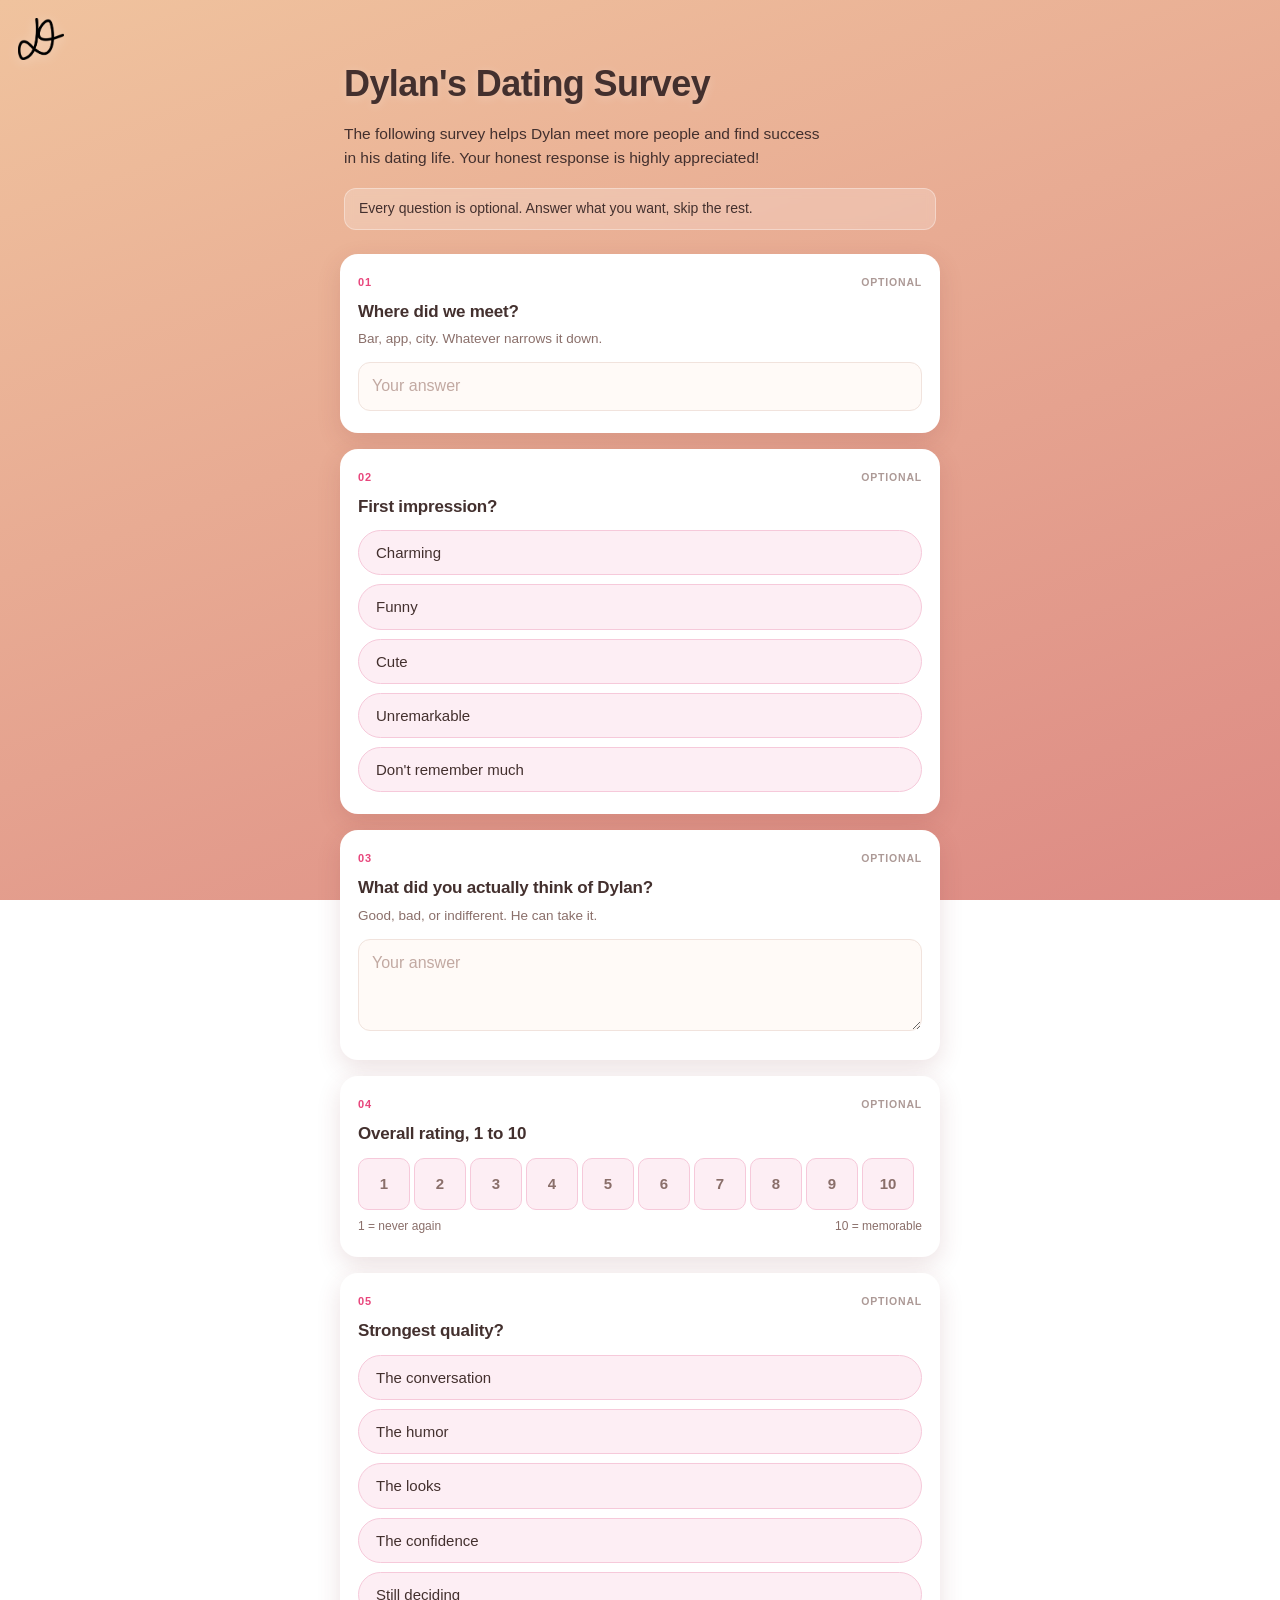
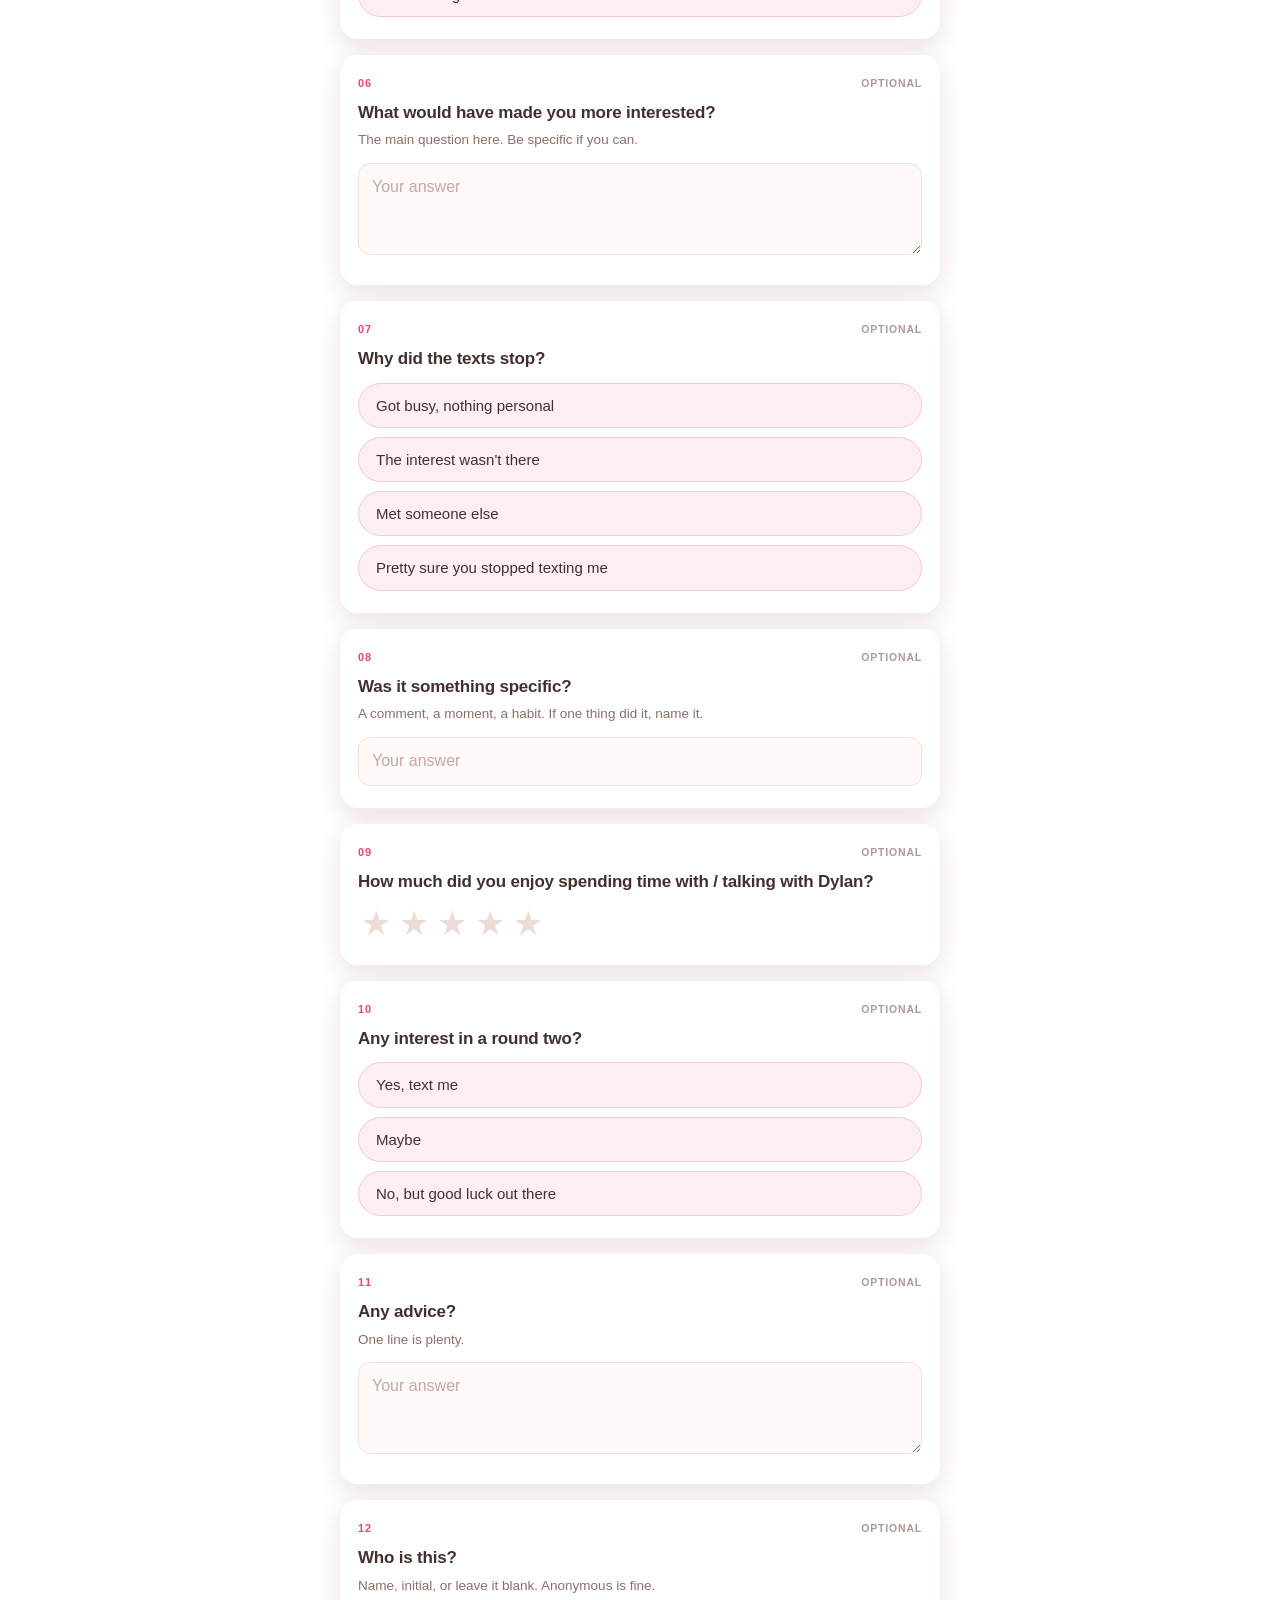
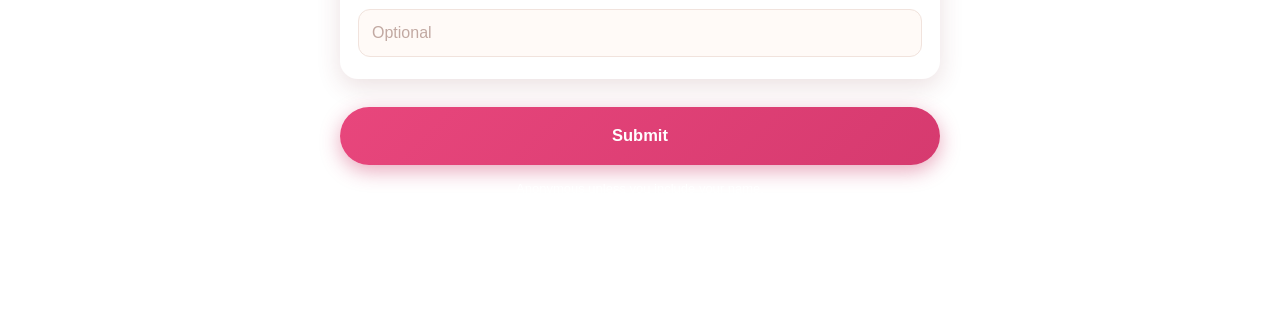
<file: dating-survey/index.html>
<!DOCTYPE html>
<html lang="en">
<head>
<meta charset="UTF-8">
<meta name="viewport" content="width=device-width, initial-scale=1.0, viewport-fit=cover">
<title>Dylan's Dating Survey</title>
<meta name="description" content="A short survey. Every question is optional.">
<link rel="canonical" href="https://dylanire.land/dating-survey">
<link rel="apple-touch-icon" sizes="180x180" href="/assets/favicon/apple-touch-icon.png?v=2">
<link rel="icon" type="image/png" sizes="32x32" href="/assets/favicon/favicon-32x32.png?v=2">
<link rel="icon" type="image/png" sizes="16x16" href="/assets/favicon/favicon-16x16.png?v=2">
<link rel="shortcut icon" href="/assets/favicon/favicon.ico?v=2">
<meta property="og:type" content="website">
<meta property="og:site_name" content="dylanire.land">
<meta property="og:title" content="Dylan's Dating Survey">
<meta property="og:description" content="A short &amp; sweet questionnaire &mdash; every question is optional.">
<meta property="og:url" content="https://dylanire.land/dating-survey">
<meta property="og:image" content="https://dylanire.land/dating-survey/og.png?v=2">
<meta property="og:image:secure_url" content="https://dylanire.land/dating-survey/og.png?v=2">
<meta property="og:image:width" content="1200">
<meta property="og:image:height" content="630">
<meta property="og:image:type" content="image/png">
<meta property="og:image:alt" content="Dylan's Dating Survey">
<meta name="twitter:card" content="summary_large_image">
<meta name="twitter:title" content="Dylan's Dating Survey">
<meta name="twitter:description" content="A short &amp; sweet questionnaire &mdash; every question is optional.">
<meta name="twitter:image" content="https://dylanire.land/dating-survey/og.png?v=2">
<style>
  :root {
    --ink: #43302e;
    --ink-soft: #8a6f6a;
    --pink: #e8467c;
    --pink-deep: #d63a6f;
    --pink-soft: #fdeef4;
    --pink-line: #f6c9da;
    --gold: #f5a623;
    --card: #ffffff;
    --line: #f1e3dd;
    --radius: 18px;
    --shadow: 0 8px 24px rgba(120, 40, 50, 0.14);
  }
  * { box-sizing: border-box; margin: 0; padding: 0; }
  html { -webkit-text-size-adjust: 100%; }
  body {
    font-family: -apple-system, BlinkMacSystemFont, "Segoe UI", Roboto, "Helvetica Neue", Arial, sans-serif;
    color: var(--ink);
    background: linear-gradient(160deg, #f0c39e 0%, #dd8a84 100%) fixed;
    min-height: 100vh;
    line-height: 1.55;
    padding: 20px 14px 60px;
  }
  .wrap { max-width: 600px; margin: 0 auto; }

  /* Header */
  header { padding: 36px 4px 8px; color: var(--ink); }
  h1 {
    font-size: clamp(26px, 6vw, 36px);
    font-weight: 800;
    letter-spacing: -0.6px;
    text-shadow: 0 2px 10px rgba(255, 255, 255, 0.25);
  }
  .tagline {
    color: var(--ink);
    font-size: 15.5px;
    margin-top: 10px;
    max-width: 480px;
  }
  .optional-note {
    margin-top: 18px;
    background: rgba(255, 255, 255, 0.22);
    border: 1px solid rgba(255, 255, 255, 0.35);
    border-radius: 12px;
    padding: 9px 14px;
    font-size: 14px;
    color: var(--ink);
    backdrop-filter: blur(4px);
    -webkit-backdrop-filter: blur(4px);
  }

  /* Home "D" marque */
  #dmark {
    position: absolute;
    top: 18px;
    left: 18px;
    display: block;
    width: 46px;
    z-index: 3;
  }
  #dmark img {
    display: block;
    width: 100%;
    height: auto;
    filter: drop-shadow(0 2px 6px rgba(255, 255, 255, 0.45));
  }
  @media (max-width: 600px) {
    #dmark {
      position: static;
      width: 42px;
      margin: 0 auto 4px;
    }
  }

  /* Question cards */
  .q {
    background: var(--card);
    border-radius: var(--radius);
    padding: 20px 18px 22px;
    margin-top: 16px;
    box-shadow: var(--shadow);
  }
  .q-top { display: flex; align-items: baseline; margin-bottom: 2px; }
  .q-num {
    font-size: 11px;
    font-weight: 700;
    color: var(--pink);
    letter-spacing: 1px;
  }
  .opt-tag {
    margin-left: auto;
    font-size: 10.5px;
    font-weight: 600;
    color: var(--ink-soft);
    text-transform: uppercase;
    letter-spacing: 0.8px;
    opacity: 0.7;
  }
  .q h2 { font-size: 17px; font-weight: 700; margin: 8px 0 4px; letter-spacing: -0.2px; }
  .hint { font-size: 13.5px; color: var(--ink-soft); margin-bottom: 12px; }

  input[type="text"], textarea {
    width: 100%;
    font: inherit;
    font-size: 16px;
    color: var(--ink);
    background: #fffaf7;
    border: 1.5px solid var(--line);
    border-radius: 12px;
    padding: 11px 13px;
    outline: none;
    transition: border-color .15s, box-shadow .15s;
  }
  input[type="text"]::placeholder, textarea::placeholder { color: #c2a9a2; }
  input[type="text"]:focus, textarea:focus {
    border-color: var(--pink);
    box-shadow: 0 0 0 3px rgba(232, 70, 124, 0.12);
  }
  textarea { resize: vertical; min-height: 92px; }

  /* Choice chips */
  .choices { display: flex; flex-direction: column; gap: 9px; margin-top: 10px; }
  .choice { position: relative; }
  .choice input { position: absolute; opacity: 0; pointer-events: none; }
  .choice label {
    display: block;
    background: var(--pink-soft);
    border: 1.5px solid var(--pink-line);
    border-radius: 999px;
    padding: 10px 17px;
    font-size: 15px;
    font-weight: 500;
    color: var(--ink);
    cursor: pointer;
    transition: all .12s;
    -webkit-tap-highlight-color: transparent;
  }
  .choice label:active { transform: scale(0.98); }
  .choice input:checked + label {
    background: linear-gradient(135deg, var(--pink), var(--pink-deep));
    border-color: var(--pink-deep);
    color: #fff;
    box-shadow: 0 4px 12px rgba(232, 70, 124, 0.35);
  }
  .clear-choice {
    background: none; border: none; font: inherit;
    font-size: 12.5px; color: var(--ink-soft);
    margin-top: 10px; cursor: pointer; text-decoration: underline;
    padding: 2px; display: none;
  }
  .clear-choice.show { display: inline-block; }

  /* 1-10 scale */
  .scale { display: flex; gap: 4px; margin-top: 10px; }
  .scale button {
    flex: 1 1 0;
    min-width: 0;
    max-width: 52px;
    aspect-ratio: 1;
    font: inherit;
    font-size: 15px;
    font-weight: 700;
    color: var(--ink-soft);
    background: var(--pink-soft);
    border: 1.5px solid var(--pink-line);
    border-radius: 10px;
    cursor: pointer;
    transition: all .12s;
    -webkit-tap-highlight-color: transparent;
  }
  .scale button:active { transform: scale(0.92); }
  .scale button.sel {
    background: linear-gradient(135deg, var(--pink), var(--pink-deep));
    border-color: var(--pink-deep);
    color: #fff;
    box-shadow: 0 4px 12px rgba(232, 70, 124, 0.35);
  }
  .scale-caps {
    display: flex; justify-content: space-between;
    font-size: 12px; color: var(--ink-soft); margin-top: 7px;
  }

  /* Star rating */
  .stars { display: flex; gap: 2px; margin-top: 8px; }
  .stars button {
    background: none; border: none; cursor: pointer;
    font-size: 34px; line-height: 1; padding: 3px;
    color: #eddcd5;
    transition: color .12s, transform .12s;
    -webkit-tap-highlight-color: transparent;
  }
  .stars button.sel {
    color: var(--gold);
    text-shadow: 0 2px 8px rgba(245, 166, 35, 0.35);
  }
  .stars button:active { transform: scale(0.88); }

  /* Submit */
  .submit-area { margin-top: 28px; }
  .submit-btn {
    width: 100%;
    font: inherit;
    font-size: 16.5px;
    font-weight: 700;
    color: #fff;
    background: linear-gradient(135deg, var(--pink), var(--pink-deep));
    border: none;
    border-radius: 999px;
    padding: 16px 24px;
    cursor: pointer;
    box-shadow: 0 6px 20px rgba(200, 40, 90, 0.4);
    transition: opacity .15s, transform .12s;
    -webkit-tap-highlight-color: transparent;
  }
  .submit-btn:active { transform: scale(0.98); }
  .submit-btn:disabled { opacity: 0.6; cursor: default; }
  .submit-note { font-size: 13px; color: rgba(255, 255, 255, 0.92); margin-top: 14px; text-align: center; }
  .submit-error {
    display: none;
    margin-top: 12px;
    font-size: 13.5px;
    font-weight: 600;
    color: #fff;
    background: rgba(160, 30, 30, 0.45);
    border-radius: 10px;
    padding: 8px 12px;
    text-align: center;
  }
  .submit-error.show { display: block; }

  footer {
    text-align: center;
    font-size: 12px;
    color: rgba(255, 255, 255, 0.75);
    margin-top: 36px;
  }
  footer a {
    color: #fff;
    text-decoration: underline;
  }

  /* Thanks screen */
  #thanks { display: none; text-align: center; padding: 60px 0; }
  #thanks .card {
    background: var(--card);
    border-radius: var(--radius);
    box-shadow: var(--shadow);
    padding: 44px 26px;
  }
  #thanks .mark {
    display: inline-flex; align-items: center; justify-content: center;
    width: 58px; height: 58px; border-radius: 50%;
    background: linear-gradient(135deg, var(--pink), var(--pink-deep));
    color: #fff;
    font-size: 26px;
    box-shadow: 0 6px 18px rgba(232, 70, 124, 0.4);
  }
  #thanks h2 { font-size: 24px; margin: 18px 0 10px; letter-spacing: -0.3px; }
  #thanks p { color: var(--ink-soft); max-width: 400px; margin: 0 auto; }

  @media (max-width: 420px) {
    .q { padding: 17px 15px 19px; }
    .scale button { font-size: 13px; }
  }
</style>
</head>
<body>
<div class="wrap">

  <a id="dmark" href="https://dylanire.land" aria-label="dylanire.land home">
    <img src="/assets/photos/marque.png" alt="D">
  </a>

  <div id="survey">
    <header>
      <h1>Dylan's Dating Survey</h1>
      <p class="tagline">The following survey helps Dylan meet more people and find success in his dating life. Your honest response is highly appreciated!</p>
      <div class="optional-note">Every question is optional. Answer what you want, skip the rest.</div>
    </header>

    <form id="surveyForm" novalidate>

      <!-- Q1 -->
      <section class="q">
        <div class="q-top"><span class="q-num">01</span><span class="opt-tag">optional</span></div>
        <h2>Where did we meet?</h2>
        <p class="hint">Bar, app, city. Whatever narrows it down.</p>
        <input type="text" name="where_met" placeholder="Your answer" autocomplete="off">
      </section>

      <!-- Q2 -->
      <section class="q">
        <div class="q-top"><span class="q-num">02</span><span class="opt-tag">optional</span></div>
        <h2>First impression?</h2>
        <div class="choices" data-name="first_impression">
          <div class="choice"><input type="radio" id="fi1" name="first_impression" value="Charming"><label for="fi1">Charming</label></div>
          <div class="choice"><input type="radio" id="fi2" name="first_impression" value="Funny"><label for="fi2">Funny</label></div>
          <div class="choice"><input type="radio" id="fi3" name="first_impression" value="Cute"><label for="fi3">Cute</label></div>
          <div class="choice"><input type="radio" id="fi4" name="first_impression" value="Unremarkable"><label for="fi4">Unremarkable</label></div>
          <div class="choice"><input type="radio" id="fi5" name="first_impression" value="Don't remember much"><label for="fi5">Don't remember much</label></div>
        </div>
        <button type="button" class="clear-choice">clear answer</button>
      </section>

      <!-- Q3 -->
      <section class="q">
        <div class="q-top"><span class="q-num">03</span><span class="opt-tag">optional</span></div>
        <h2>What did you actually think of Dylan?</h2>
        <p class="hint">Good, bad, or indifferent. He can take it.</p>
        <textarea name="thoughts" placeholder="Your answer"></textarea>
      </section>

      <!-- Q4 -->
      <section class="q">
        <div class="q-top"><span class="q-num">04</span><span class="opt-tag">optional</span></div>
        <h2>Overall rating, 1 to 10</h2>
        <div class="scale" id="expScale" data-name="overall_rating"></div>
        <div class="scale-caps"><span>1 = never again</span><span>10 = memorable</span></div>
      </section>

      <!-- Q5 -->
      <section class="q">
        <div class="q-top"><span class="q-num">05</span><span class="opt-tag">optional</span></div>
        <h2>Strongest quality?</h2>
        <div class="choices" data-name="strongest_quality">
          <div class="choice"><input type="radio" id="sq1" name="strongest_quality" value="The conversation"><label for="sq1">The conversation</label></div>
          <div class="choice"><input type="radio" id="sq2" name="strongest_quality" value="The humor"><label for="sq2">The humor</label></div>
          <div class="choice"><input type="radio" id="sq3" name="strongest_quality" value="The looks"><label for="sq3">The looks</label></div>
          <div class="choice"><input type="radio" id="sq4" name="strongest_quality" value="The confidence"><label for="sq4">The confidence</label></div>
          <div class="choice"><input type="radio" id="sq5" name="strongest_quality" value="Still deciding"><label for="sq5">Still deciding</label></div>
        </div>
        <button type="button" class="clear-choice">clear answer</button>
      </section>

      <!-- Q6 -->
      <section class="q">
        <div class="q-top"><span class="q-num">06</span><span class="opt-tag">optional</span></div>
        <h2>What would have made you more interested?</h2>
        <p class="hint">The main question here. Be specific if you can.</p>
        <textarea name="do_better" placeholder="Your answer"></textarea>
      </section>

      <!-- Q7 -->
      <section class="q">
        <div class="q-top"><span class="q-num">07</span><span class="opt-tag">optional</span></div>
        <h2>Why did the texts stop?</h2>
        <div class="choices" data-name="ghost_reason">
          <div class="choice"><input type="radio" id="gr1" name="ghost_reason" value="Got busy, nothing personal"><label for="gr1">Got busy, nothing personal</label></div>
          <div class="choice"><input type="radio" id="gr2" name="ghost_reason" value="The interest wasn't there"><label for="gr2">The interest wasn't there</label></div>
          <div class="choice"><input type="radio" id="gr3" name="ghost_reason" value="Met someone else"><label for="gr3">Met someone else</label></div>
          <div class="choice"><input type="radio" id="gr5" name="ghost_reason" value="Pretty sure you stopped texting me"><label for="gr5">Pretty sure you stopped texting me</label></div>
        </div>
        <button type="button" class="clear-choice">clear answer</button>
      </section>

      <!-- Q8 -->
      <section class="q">
        <div class="q-top"><span class="q-num">08</span><span class="opt-tag">optional</span></div>
        <h2>Was it something specific?</h2>
        <p class="hint">A comment, a moment, a habit. If one thing did it, name it.</p>
        <input type="text" name="something_said" placeholder="Your answer" autocomplete="off">
      </section>

      <!-- Q9 -->
      <section class="q">
        <div class="q-top"><span class="q-num">09</span><span class="opt-tag">optional</span></div>
        <h2>How much did you enjoy spending time with / talking with Dylan?</h2>
        <div class="stars" id="textStars" data-name="texting_rating">
          <button type="button" data-v="1" aria-label="1 star">&#9733;</button>
          <button type="button" data-v="2" aria-label="2 stars">&#9733;</button>
          <button type="button" data-v="3" aria-label="3 stars">&#9733;</button>
          <button type="button" data-v="4" aria-label="4 stars">&#9733;</button>
          <button type="button" data-v="5" aria-label="5 stars">&#9733;</button>
        </div>
      </section>

      <!-- Q10 -->
      <section class="q">
        <div class="q-top"><span class="q-num">10</span><span class="opt-tag">optional</span></div>
        <h2>Any interest in a round two?</h2>
        <div class="choices" data-name="second_chance">
          <div class="choice"><input type="radio" id="sc1" name="second_chance" value="Yes, text me"><label for="sc1">Yes, text me</label></div>
          <div class="choice"><input type="radio" id="sc2" name="second_chance" value="Maybe"><label for="sc2">Maybe</label></div>
          <div class="choice"><input type="radio" id="sc3" name="second_chance" value="No, but good luck out there"><label for="sc3">No, but good luck out there</label></div>
        </div>
        <button type="button" class="clear-choice">clear answer</button>
      </section>

      <!-- Q11 -->
      <section class="q">
        <div class="q-top"><span class="q-num">11</span><span class="opt-tag">optional</span></div>
        <h2>Any advice?</h2>
        <p class="hint">One line is plenty.</p>
        <textarea name="advice" placeholder="Your answer"></textarea>
      </section>

      <!-- Q12 -->
      <section class="q">
        <div class="q-top"><span class="q-num">12</span><span class="opt-tag">optional</span></div>
        <h2>Who is this?</h2>
        <p class="hint">Name, initial, or leave it blank. Anonymous is fine.</p>
        <input type="text" name="who" placeholder="Optional" autocomplete="off">
      </section>

      <div class="submit-area">
        <button type="submit" class="submit-btn">Submit</button>
        <p class="submit-error" id="submitError">That didn't go through. Check your connection and try again.</p>
        <p class="submit-note">Anonymous unless you include your name.</p>
      </div>
    </form>

    <footer>Handcrafted by Dylan - All responses appreciated<br><a href="https://dylanire.land">dylanire.land</a></footer>
  </div>

  <div id="thanks">
    <div class="card">
      <span class="mark">&#10003;</span>
      <h2>Received</h2>
      <p>Thanks for taking the time. This was genuinely useful.</p>
    </div>
  </div>

</div>

<script>
  // Config: FormSubmit AJAX endpoint. Responses email to Dylan.
  // Swap this URL out to point submissions somewhere else.
  const ENDPOINT_URL = "https://formsubmit.co/ajax/dylan.ireland777@gmail.com";

  // Rating scale 1 to 10
  const expScale = document.getElementById("expScale");
  let overallRating = null;
  for (let i = 1; i <= 10; i++) {
    const b = document.createElement("button");
    b.type = "button";
    b.textContent = i;
    b.addEventListener("click", () => {
      if (overallRating === i) {          // tap again to un-select (it's optional)
        overallRating = null;
        b.classList.remove("sel");
        return;
      }
      overallRating = i;
      expScale.querySelectorAll("button").forEach(x => x.classList.remove("sel"));
      b.classList.add("sel");
    });
    expScale.appendChild(b);
  }

  // Star rating
  const stars = document.getElementById("textStars");
  let textingRating = null;
  stars.querySelectorAll("button").forEach(btn => {
    btn.addEventListener("click", () => {
      const v = Number(btn.dataset.v);
      textingRating = (textingRating === v) ? null : v;
      stars.querySelectorAll("button").forEach(x =>
        x.classList.toggle("sel", textingRating !== null && Number(x.dataset.v) <= textingRating));
    });
  });

  // "Clear answer" for radio groups (every question stays optional)
  document.querySelectorAll(".q").forEach(q => {
    const clearBtn = q.querySelector(".clear-choice");
    if (!clearBtn) return;
    const radios = q.querySelectorAll('input[type="radio"]');
    radios.forEach(r => r.addEventListener("change", () => clearBtn.classList.add("show")));
    clearBtn.addEventListener("click", () => {
      radios.forEach(r => r.checked = false);
      clearBtn.classList.remove("show");
    });
  });

  // Submit
  document.getElementById("surveyForm").addEventListener("submit", async (e) => {
    e.preventDefault();
    const fd = new FormData(e.target);

    // Flat payload: FormSubmit renders top-level keys as rows in the email.
    const payload = {
      _subject: "New Dylan Dating Survey response",
      _template: "table",
      _captcha: "false",
      submitted_at: new Date().toISOString(),
    };
    for (const [k, v] of fd.entries()) {
      if (v && String(v).trim()) payload[k] = String(v).trim();
    }
    if (overallRating !== null) payload.overall_rating = String(overallRating);
    if (textingRating !== null) payload.texting_rating = String(textingRating);

    const btn = e.target.querySelector(".submit-btn");
    const errEl = document.getElementById("submitError");
    errEl.classList.remove("show");
    btn.disabled = true;
    btn.textContent = "Sending";

    try {
      const res = await fetch(ENDPOINT_URL, {
        method: "POST",
        headers: { "Content-Type": "application/json", "Accept": "application/json" },
        body: JSON.stringify(payload),
      });
      // FormSubmit returns 200 even on failure (e.g. unactivated form) —
      // the JSON success flag is the real verdict.
      const data = await res.json().catch(() => null);
      if (!res.ok || !data || String(data.success) !== "true") {
        const e = new Error((data && data.message) || "HTTP " + res.status);
        e.serverMessage = data && data.message;
        throw e;
      }
      document.getElementById("survey").style.display = "none";
      document.getElementById("thanks").style.display = "block";
      window.scrollTo({ top: 0, behavior: "instant" });
    } catch (err) {
      console.error("Submission failed:", err);
      errEl.textContent = err.serverMessage ||
        "That didn't go through. Check your connection and try again.";
      errEl.classList.add("show");
      btn.disabled = false;
      btn.textContent = "Submit";
    }
  });
</script>
</body>
</html>
</file>
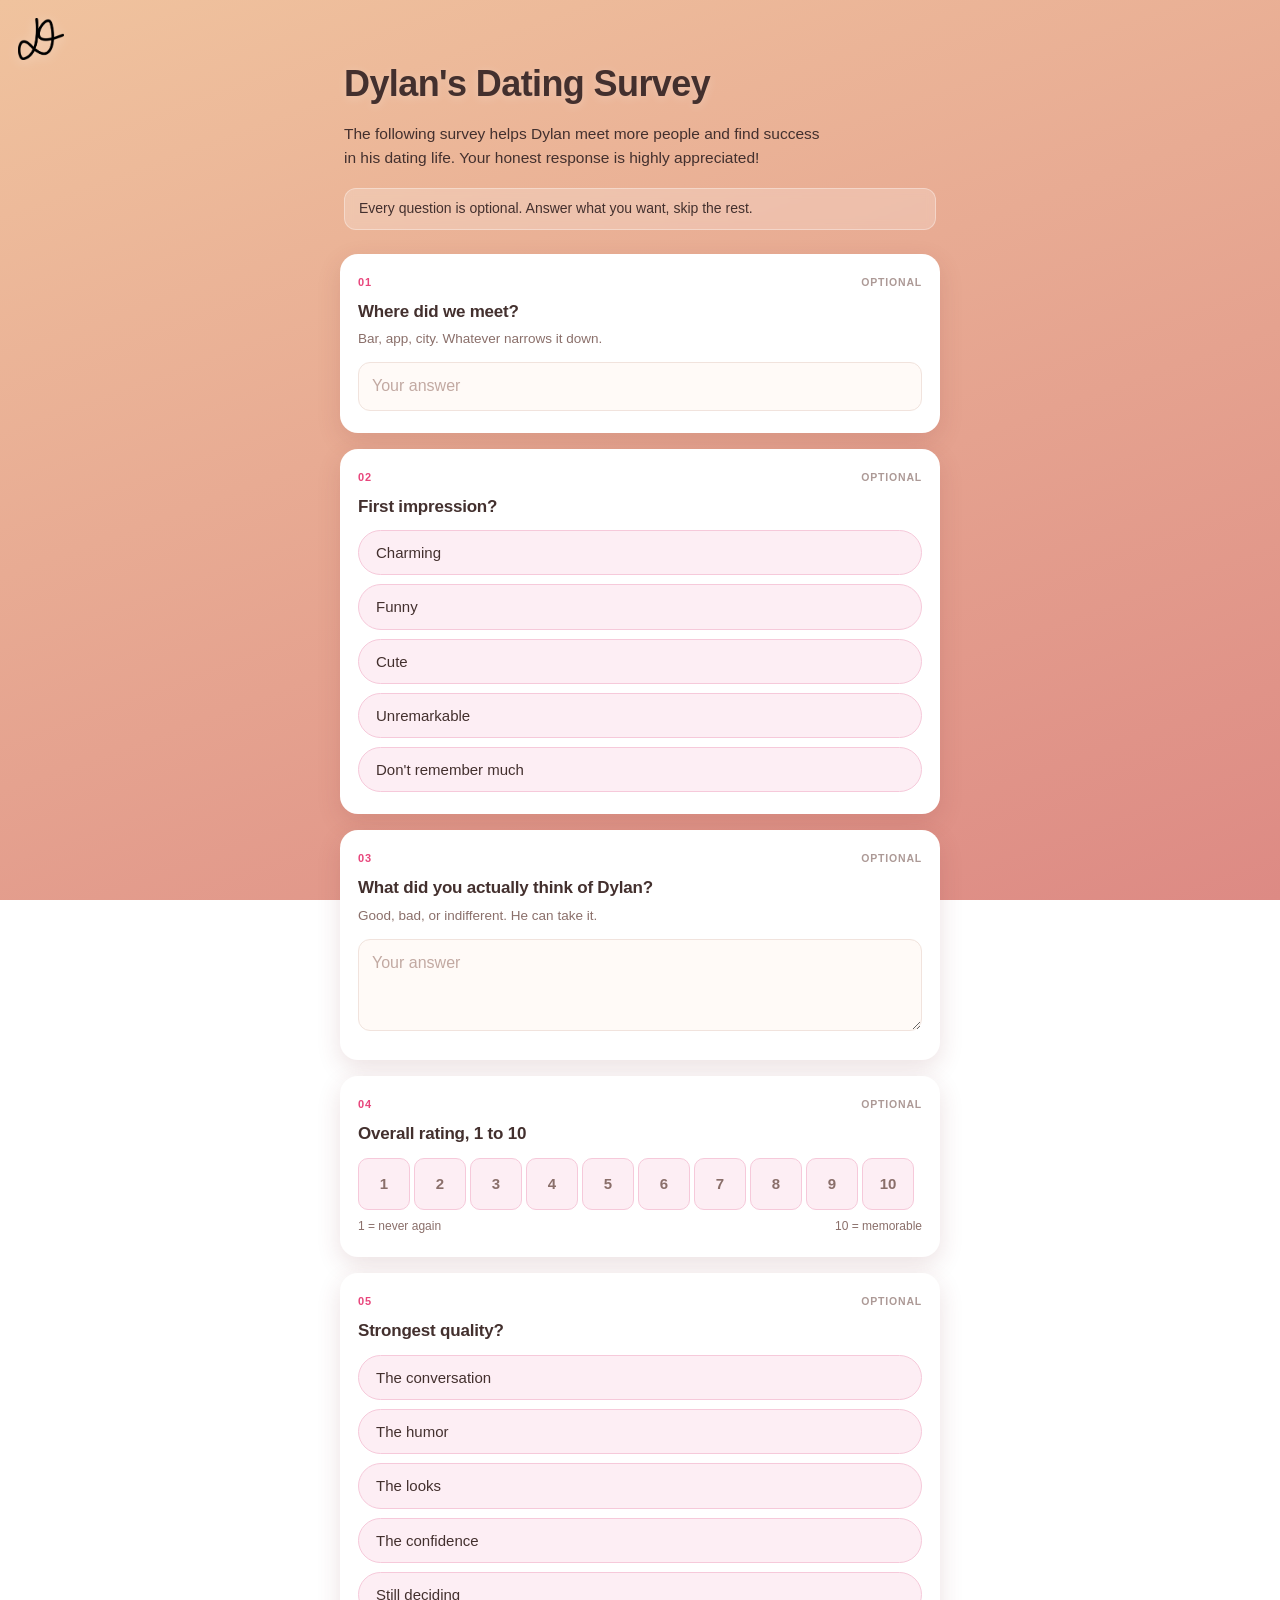
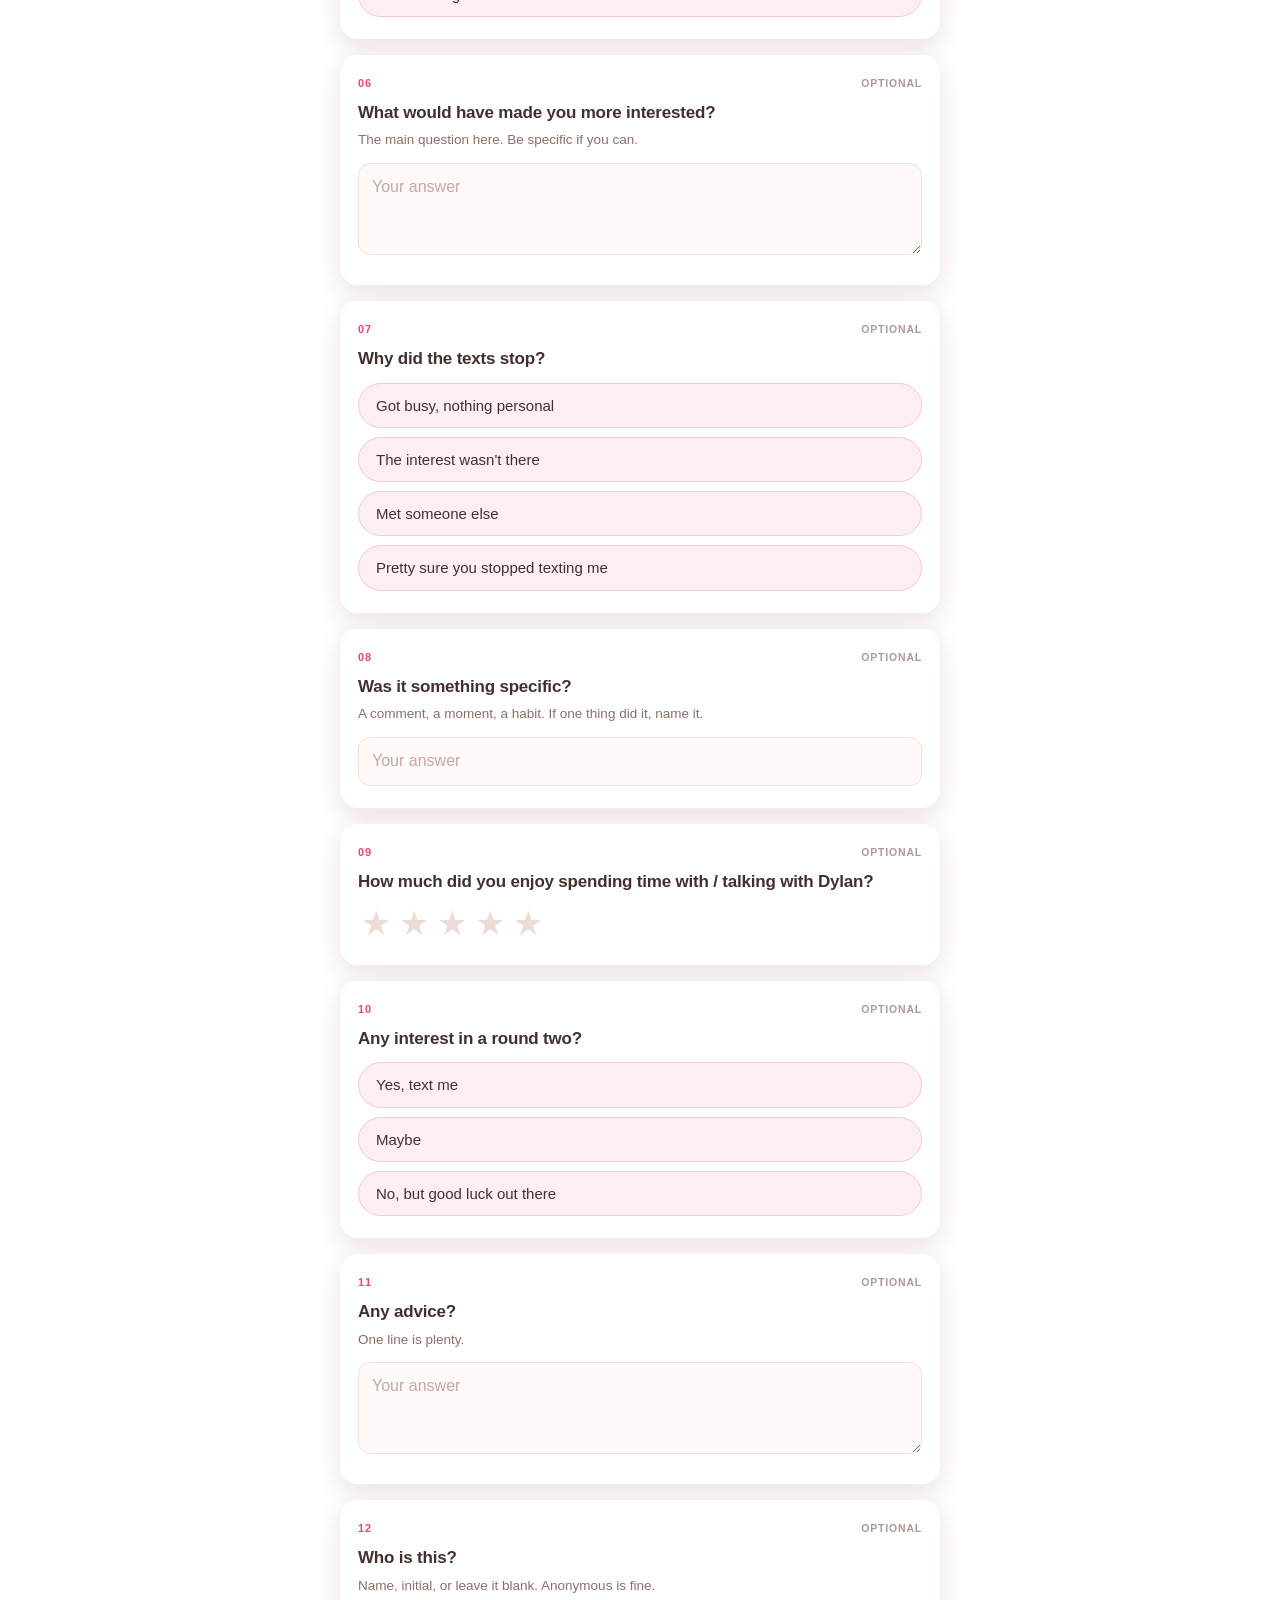
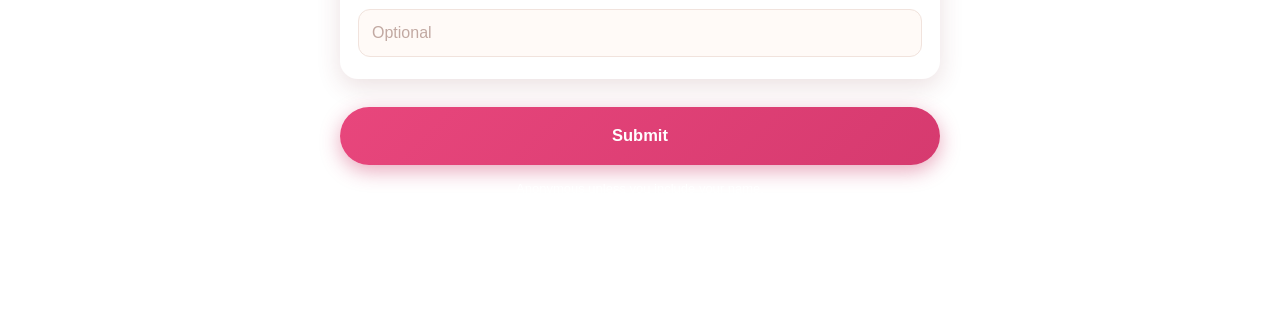
<file: survey/index.html>
<!DOCTYPE html>
<html lang="en">
<head>
<meta charset="UTF-8">
<meta name="viewport" content="width=device-width, initial-scale=1.0, viewport-fit=cover">
<title>Dylan's Dating Survey</title>
<meta name="description" content="A few quick questions. Anonymous, and every question is optional.">
<link rel="canonical" href="https://dylanire.land/survey">
<link rel="apple-touch-icon" sizes="180x180" href="/assets/favicon/apple-touch-icon.png?v=2">
<link rel="icon" type="image/png" sizes="32x32" href="/assets/favicon/favicon-32x32.png?v=2">
<link rel="icon" type="image/png" sizes="16x16" href="/assets/favicon/favicon-16x16.png?v=2">
<link rel="shortcut icon" href="/assets/favicon/favicon.ico?v=2">
<meta property="og:type" content="website">
<meta property="og:site_name" content="dylanire.land">
<meta property="og:title" content="Dylan's Dating Survey">
<meta property="og:description" content="A few quick questions. Anonymous. Every question is optional.">
<meta property="og:url" content="https://dylanire.land/survey">
<meta property="og:image" content="https://dylanire.land/survey/card.png">
<meta property="og:image:secure_url" content="https://dylanire.land/survey/card.png">
<meta property="og:image:width" content="1200">
<meta property="og:image:height" content="630">
<meta property="og:image:type" content="image/png">
<meta property="og:image:alt" content="Dylan's Dating Survey">
<meta name="twitter:card" content="summary_large_image">
<meta name="twitter:title" content="Dylan's Dating Survey">
<meta name="twitter:description" content="A few quick questions. Anonymous. Every question is optional.">
<meta name="twitter:image" content="https://dylanire.land/survey/card.png">
<style>
  :root {
    --ink: #43302e;
    --ink-soft: #8a6f6a;
    --pink: #e8467c;
    --pink-deep: #d63a6f;
    --pink-soft: #fdeef4;
    --pink-line: #f6c9da;
    --gold: #f5a623;
    --card: #ffffff;
    --line: #f1e3dd;
    --radius: 18px;
    --shadow: 0 8px 24px rgba(120, 40, 50, 0.14);
  }
  * { box-sizing: border-box; margin: 0; padding: 0; }
  html { -webkit-text-size-adjust: 100%; }
  body {
    font-family: -apple-system, BlinkMacSystemFont, "Segoe UI", Roboto, "Helvetica Neue", Arial, sans-serif;
    color: var(--ink);
    background: linear-gradient(160deg, #f0c39e 0%, #dd8a84 100%) fixed;
    min-height: 100vh;
    line-height: 1.55;
    padding: 20px 14px 60px;
  }
  .wrap { max-width: 600px; margin: 0 auto; }

  /* Header */
  header { padding: 36px 4px 8px; color: var(--ink); }
  h1 {
    font-size: clamp(26px, 6vw, 36px);
    font-weight: 800;
    letter-spacing: -0.6px;
    text-shadow: 0 2px 10px rgba(255, 255, 255, 0.25);
  }
  .tagline {
    color: var(--ink);
    font-size: 15.5px;
    margin-top: 10px;
    max-width: 480px;
  }
  .optional-note {
    margin-top: 18px;
    background: rgba(255, 255, 255, 0.22);
    border: 1px solid rgba(255, 255, 255, 0.35);
    border-radius: 12px;
    padding: 9px 14px;
    font-size: 14px;
    color: var(--ink);
    backdrop-filter: blur(4px);
    -webkit-backdrop-filter: blur(4px);
  }

  /* Home "D" marque */
  #dmark {
    position: absolute;
    top: 18px;
    left: 18px;
    display: block;
    width: 46px;
    z-index: 3;
  }
  #dmark img {
    display: block;
    width: 100%;
    height: auto;
    filter: drop-shadow(0 2px 6px rgba(255, 255, 255, 0.45));
  }
  @media (max-width: 600px) {
    #dmark {
      position: static;
      width: 42px;
      margin: 0 auto 4px;
    }
  }

  /* Question cards */
  .q {
    background: var(--card);
    border-radius: var(--radius);
    padding: 20px 18px 22px;
    margin-top: 16px;
    box-shadow: var(--shadow);
  }
  .q-top { display: flex; align-items: baseline; margin-bottom: 2px; }
  .q-num {
    font-size: 11px;
    font-weight: 700;
    color: var(--pink);
    letter-spacing: 1px;
  }
  .opt-tag {
    margin-left: auto;
    font-size: 10.5px;
    font-weight: 600;
    color: var(--ink-soft);
    text-transform: uppercase;
    letter-spacing: 0.8px;
    opacity: 0.7;
  }
  .q h2 { font-size: 17px; font-weight: 700; margin: 8px 0 4px; letter-spacing: -0.2px; }
  .hint { font-size: 13.5px; color: var(--ink-soft); margin-bottom: 12px; }

  input[type="text"], textarea {
    width: 100%;
    font: inherit;
    font-size: 16px;
    color: var(--ink);
    background: #fffaf7;
    border: 1.5px solid var(--line);
    border-radius: 12px;
    padding: 11px 13px;
    outline: none;
    transition: border-color .15s, box-shadow .15s;
  }
  input[type="text"]::placeholder, textarea::placeholder { color: #c2a9a2; }
  input[type="text"]:focus, textarea:focus {
    border-color: var(--pink);
    box-shadow: 0 0 0 3px rgba(232, 70, 124, 0.12);
  }
  textarea { resize: vertical; min-height: 92px; }

  /* Choice chips */
  .choices { display: flex; flex-direction: column; gap: 9px; margin-top: 10px; }
  .choice { position: relative; }
  .choice input { position: absolute; opacity: 0; pointer-events: none; }
  .choice label {
    display: block;
    background: var(--pink-soft);
    border: 1.5px solid var(--pink-line);
    border-radius: 999px;
    padding: 10px 17px;
    font-size: 15px;
    font-weight: 500;
    color: var(--ink);
    cursor: pointer;
    transition: all .12s;
    -webkit-tap-highlight-color: transparent;
  }
  .choice label:active { transform: scale(0.98); }
  .choice input:checked + label {
    background: linear-gradient(135deg, var(--pink), var(--pink-deep));
    border-color: var(--pink-deep);
    color: #fff;
    box-shadow: 0 4px 12px rgba(232, 70, 124, 0.35);
  }
  .clear-choice {
    background: none; border: none; font: inherit;
    font-size: 12.5px; color: var(--ink-soft);
    margin-top: 10px; cursor: pointer; text-decoration: underline;
    padding: 2px; display: none;
  }
  .clear-choice.show { display: inline-block; }

  /* 1-10 scale */
  .scale { display: flex; gap: 4px; margin-top: 10px; }
  .scale button {
    flex: 1 1 0;
    min-width: 0;
    max-width: 52px;
    aspect-ratio: 1;
    font: inherit;
    font-size: 15px;
    font-weight: 700;
    color: var(--ink-soft);
    background: var(--pink-soft);
    border: 1.5px solid var(--pink-line);
    border-radius: 10px;
    cursor: pointer;
    transition: all .12s;
    -webkit-tap-highlight-color: transparent;
  }
  .scale button:active { transform: scale(0.92); }
  .scale button.sel {
    background: linear-gradient(135deg, var(--pink), var(--pink-deep));
    border-color: var(--pink-deep);
    color: #fff;
    box-shadow: 0 4px 12px rgba(232, 70, 124, 0.35);
  }
  .scale-caps {
    display: flex; justify-content: space-between;
    font-size: 12px; color: var(--ink-soft); margin-top: 7px;
  }

  /* Star rating */
  .stars { display: flex; gap: 2px; margin-top: 8px; }
  .stars button {
    background: none; border: none; cursor: pointer;
    font-size: 34px; line-height: 1; padding: 3px;
    color: #eddcd5;
    transition: color .12s, transform .12s;
    -webkit-tap-highlight-color: transparent;
  }
  .stars button.sel {
    color: var(--gold);
    text-shadow: 0 2px 8px rgba(245, 166, 35, 0.35);
  }
  .stars button:active { transform: scale(0.88); }

  /* Submit */
  .submit-area { margin-top: 28px; }
  .submit-btn {
    width: 100%;
    font: inherit;
    font-size: 16.5px;
    font-weight: 700;
    color: #fff;
    background: linear-gradient(135deg, var(--pink), var(--pink-deep));
    border: none;
    border-radius: 999px;
    padding: 16px 24px;
    cursor: pointer;
    box-shadow: 0 6px 20px rgba(200, 40, 90, 0.4);
    transition: opacity .15s, transform .12s;
    -webkit-tap-highlight-color: transparent;
  }
  .submit-btn:active { transform: scale(0.98); }
  .submit-btn:disabled { opacity: 0.6; cursor: default; }
  .submit-note { font-size: 13px; color: rgba(255, 255, 255, 0.92); margin-top: 14px; text-align: center; }
  .submit-error {
    display: none;
    margin-top: 12px;
    font-size: 13.5px;
    font-weight: 600;
    color: #fff;
    background: rgba(160, 30, 30, 0.45);
    border-radius: 10px;
    padding: 8px 12px;
    text-align: center;
  }
  .submit-error.show { display: block; }

  footer {
    text-align: center;
    font-size: 12px;
    color: rgba(255, 255, 255, 0.75);
    margin-top: 36px;
  }
  footer a {
    color: #fff;
    text-decoration: underline;
  }

  /* Thanks screen */
  #thanks { display: none; text-align: center; padding: 60px 0; }
  #thanks .card {
    background: var(--card);
    border-radius: var(--radius);
    box-shadow: var(--shadow);
    padding: 44px 26px;
  }
  #thanks .mark {
    display: inline-flex; align-items: center; justify-content: center;
    width: 58px; height: 58px; border-radius: 50%;
    background: linear-gradient(135deg, var(--pink), var(--pink-deep));
    color: #fff;
    font-size: 26px;
    box-shadow: 0 6px 18px rgba(232, 70, 124, 0.4);
  }
  #thanks h2 { font-size: 24px; margin: 18px 0 10px; letter-spacing: -0.3px; }
  #thanks p { color: var(--ink-soft); max-width: 400px; margin: 0 auto; }

  @media (max-width: 420px) {
    .q { padding: 17px 15px 19px; }
    .scale button { font-size: 13px; }
  }
</style>
</head>
<body>
<div class="wrap">

  <a id="dmark" href="https://dylanire.land" aria-label="dylanire.land home">
    <img src="/assets/photos/marque.png" alt="D">
  </a>

  <div id="survey">
    <header>
      <h1>Dylan's Dating Survey</h1>
      <p class="tagline">The following survey helps Dylan meet more people and find success in his dating life. Your honest response is highly appreciated!</p>
      <div class="optional-note">Every question is optional. Answer what you want, skip the rest.</div>
    </header>

    <form id="surveyForm" novalidate>

      <!-- Q1 -->
      <section class="q">
        <div class="q-top"><span class="q-num">01</span><span class="opt-tag">optional</span></div>
        <h2>Where did we meet?</h2>
        <p class="hint">Bar, app, city. Whatever narrows it down.</p>
        <input type="text" name="where_met" placeholder="Your answer" autocomplete="off">
      </section>

      <!-- Q2 -->
      <section class="q">
        <div class="q-top"><span class="q-num">02</span><span class="opt-tag">optional</span></div>
        <h2>First impression?</h2>
        <div class="choices" data-name="first_impression">
          <div class="choice"><input type="radio" id="fi1" name="first_impression" value="Charming"><label for="fi1">Charming</label></div>
          <div class="choice"><input type="radio" id="fi2" name="first_impression" value="Funny"><label for="fi2">Funny</label></div>
          <div class="choice"><input type="radio" id="fi3" name="first_impression" value="Cute"><label for="fi3">Cute</label></div>
          <div class="choice"><input type="radio" id="fi4" name="first_impression" value="Unremarkable"><label for="fi4">Unremarkable</label></div>
          <div class="choice"><input type="radio" id="fi5" name="first_impression" value="Don't remember much"><label for="fi5">Don't remember much</label></div>
        </div>
        <button type="button" class="clear-choice">clear answer</button>
      </section>

      <!-- Q3 -->
      <section class="q">
        <div class="q-top"><span class="q-num">03</span><span class="opt-tag">optional</span></div>
        <h2>What did you actually think of Dylan?</h2>
        <p class="hint">Good, bad, or indifferent. He can take it.</p>
        <textarea name="thoughts" placeholder="Your answer"></textarea>
      </section>

      <!-- Q4 -->
      <section class="q">
        <div class="q-top"><span class="q-num">04</span><span class="opt-tag">optional</span></div>
        <h2>Overall rating, 1 to 10</h2>
        <div class="scale" id="expScale" data-name="overall_rating"></div>
        <div class="scale-caps"><span>1 = never again</span><span>10 = memorable</span></div>
      </section>

      <!-- Q5 -->
      <section class="q">
        <div class="q-top"><span class="q-num">05</span><span class="opt-tag">optional</span></div>
        <h2>Strongest quality?</h2>
        <div class="choices" data-name="strongest_quality">
          <div class="choice"><input type="radio" id="sq1" name="strongest_quality" value="The conversation"><label for="sq1">The conversation</label></div>
          <div class="choice"><input type="radio" id="sq2" name="strongest_quality" value="The humor"><label for="sq2">The humor</label></div>
          <div class="choice"><input type="radio" id="sq3" name="strongest_quality" value="The looks"><label for="sq3">The looks</label></div>
          <div class="choice"><input type="radio" id="sq4" name="strongest_quality" value="The confidence"><label for="sq4">The confidence</label></div>
          <div class="choice"><input type="radio" id="sq5" name="strongest_quality" value="Still deciding"><label for="sq5">Still deciding</label></div>
        </div>
        <button type="button" class="clear-choice">clear answer</button>
      </section>

      <!-- Q6 -->
      <section class="q">
        <div class="q-top"><span class="q-num">06</span><span class="opt-tag">optional</span></div>
        <h2>What would have made you more interested?</h2>
        <p class="hint">The main question here. Be specific if you can.</p>
        <textarea name="do_better" placeholder="Your answer"></textarea>
      </section>

      <!-- Q7 -->
      <section class="q">
        <div class="q-top"><span class="q-num">07</span><span class="opt-tag">optional</span></div>
        <h2>Why did the texts stop?</h2>
        <div class="choices" data-name="ghost_reason">
          <div class="choice"><input type="radio" id="gr1" name="ghost_reason" value="Got busy, nothing personal"><label for="gr1">Got busy, nothing personal</label></div>
          <div class="choice"><input type="radio" id="gr2" name="ghost_reason" value="The interest wasn't there"><label for="gr2">The interest wasn't there</label></div>
          <div class="choice"><input type="radio" id="gr3" name="ghost_reason" value="Met someone else"><label for="gr3">Met someone else</label></div>
          <div class="choice"><input type="radio" id="gr5" name="ghost_reason" value="Pretty sure you stopped texting me"><label for="gr5">Pretty sure you stopped texting me</label></div>
        </div>
        <button type="button" class="clear-choice">clear answer</button>
      </section>

      <!-- Q8 -->
      <section class="q">
        <div class="q-top"><span class="q-num">08</span><span class="opt-tag">optional</span></div>
        <h2>Was it something specific?</h2>
        <p class="hint">A comment, a moment, a habit. If one thing did it, name it.</p>
        <input type="text" name="something_said" placeholder="Your answer" autocomplete="off">
      </section>

      <!-- Q9 -->
      <section class="q">
        <div class="q-top"><span class="q-num">09</span><span class="opt-tag">optional</span></div>
        <h2>How much did you enjoy spending time with / talking with Dylan?</h2>
        <div class="stars" id="textStars" data-name="texting_rating">
          <button type="button" data-v="1" aria-label="1 star">&#9733;</button>
          <button type="button" data-v="2" aria-label="2 stars">&#9733;</button>
          <button type="button" data-v="3" aria-label="3 stars">&#9733;</button>
          <button type="button" data-v="4" aria-label="4 stars">&#9733;</button>
          <button type="button" data-v="5" aria-label="5 stars">&#9733;</button>
        </div>
      </section>

      <!-- Q10 -->
      <section class="q">
        <div class="q-top"><span class="q-num">10</span><span class="opt-tag">optional</span></div>
        <h2>Any interest in a round two?</h2>
        <div class="choices" data-name="second_chance">
          <div class="choice"><input type="radio" id="sc1" name="second_chance" value="Yes, text me"><label for="sc1">Yes, text me</label></div>
          <div class="choice"><input type="radio" id="sc2" name="second_chance" value="Maybe"><label for="sc2">Maybe</label></div>
          <div class="choice"><input type="radio" id="sc3" name="second_chance" value="No, but good luck out there"><label for="sc3">No, but good luck out there</label></div>
        </div>
        <button type="button" class="clear-choice">clear answer</button>
      </section>

      <!-- Q11 -->
      <section class="q">
        <div class="q-top"><span class="q-num">11</span><span class="opt-tag">optional</span></div>
        <h2>Any advice?</h2>
        <p class="hint">One line is plenty.</p>
        <textarea name="advice" placeholder="Your answer"></textarea>
      </section>

      <!-- Q12 -->
      <section class="q">
        <div class="q-top"><span class="q-num">12</span><span class="opt-tag">optional</span></div>
        <h2>Who is this?</h2>
        <p class="hint">Name, initial, or leave it blank. Anonymous is fine.</p>
        <input type="text" name="who" placeholder="Optional" autocomplete="off">
      </section>

      <div class="submit-area">
        <button type="submit" class="submit-btn">Submit</button>
        <p class="submit-error" id="submitError">That didn't go through. Check your connection and try again.</p>
        <p class="submit-note">Anonymous unless you include your name.</p>
      </div>
    </form>

    <footer>Handcrafted by Dylan - All responses appreciated<br><a href="https://dylanire.land">dylanire.land</a></footer>
  </div>

  <div id="thanks">
    <div class="card">
      <span class="mark">&#10003;</span>
      <h2>Received</h2>
      <p>Thanks for taking the time. This was genuinely useful.</p>
    </div>
  </div>

</div>

<script>
  // Config: FormSubmit AJAX endpoint. Responses email to Dylan.
  // Swap this URL out to point submissions somewhere else.
  const ENDPOINT_URL = "https://formsubmit.co/ajax/dylan.ireland777@gmail.com";

  // Rating scale 1 to 10
  const expScale = document.getElementById("expScale");
  let overallRating = null;
  for (let i = 1; i <= 10; i++) {
    const b = document.createElement("button");
    b.type = "button";
    b.textContent = i;
    b.addEventListener("click", () => {
      if (overallRating === i) {          // tap again to un-select (it's optional)
        overallRating = null;
        b.classList.remove("sel");
        return;
      }
      overallRating = i;
      expScale.querySelectorAll("button").forEach(x => x.classList.remove("sel"));
      b.classList.add("sel");
    });
    expScale.appendChild(b);
  }

  // Star rating
  const stars = document.getElementById("textStars");
  let textingRating = null;
  stars.querySelectorAll("button").forEach(btn => {
    btn.addEventListener("click", () => {
      const v = Number(btn.dataset.v);
      textingRating = (textingRating === v) ? null : v;
      stars.querySelectorAll("button").forEach(x =>
        x.classList.toggle("sel", textingRating !== null && Number(x.dataset.v) <= textingRating));
    });
  });

  // "Clear answer" for radio groups (every question stays optional)
  document.querySelectorAll(".q").forEach(q => {
    const clearBtn = q.querySelector(".clear-choice");
    if (!clearBtn) return;
    const radios = q.querySelectorAll('input[type="radio"]');
    radios.forEach(r => r.addEventListener("change", () => clearBtn.classList.add("show")));
    clearBtn.addEventListener("click", () => {
      radios.forEach(r => r.checked = false);
      clearBtn.classList.remove("show");
    });
  });

  // Submit
  document.getElementById("surveyForm").addEventListener("submit", async (e) => {
    e.preventDefault();
    const fd = new FormData(e.target);

    // Flat payload: FormSubmit renders top-level keys as rows in the email.
    const payload = {
      _subject: "New Dylan Dating Survey response",
      _template: "table",
      _captcha: "false",
      submitted_at: new Date().toISOString(),
    };
    for (const [k, v] of fd.entries()) {
      if (v && String(v).trim()) payload[k] = String(v).trim();
    }
    if (overallRating !== null) payload.overall_rating = String(overallRating);
    if (textingRating !== null) payload.texting_rating = String(textingRating);

    const btn = e.target.querySelector(".submit-btn");
    const errEl = document.getElementById("submitError");
    errEl.classList.remove("show");
    btn.disabled = true;
    btn.textContent = "Sending";

    try {
      const res = await fetch(ENDPOINT_URL, {
        method: "POST",
        headers: { "Content-Type": "application/json", "Accept": "application/json" },
        body: JSON.stringify(payload),
      });
      // FormSubmit returns 200 even on failure (e.g. unactivated form) —
      // the JSON success flag is the real verdict.
      const data = await res.json().catch(() => null);
      if (!res.ok || !data || String(data.success) !== "true") {
        const e = new Error((data && data.message) || "HTTP " + res.status);
        e.serverMessage = data && data.message;
        throw e;
      }
      document.getElementById("survey").style.display = "none";
      document.getElementById("thanks").style.display = "block";
      window.scrollTo({ top: 0, behavior: "instant" });
    } catch (err) {
      console.error("Submission failed:", err);
      errEl.textContent = err.serverMessage ||
        "That didn't go through. Check your connection and try again.";
      errEl.classList.add("show");
      btn.disabled = false;
      btn.textContent = "Submit";
    }
  });
</script>
</body>
</html>
</file>
